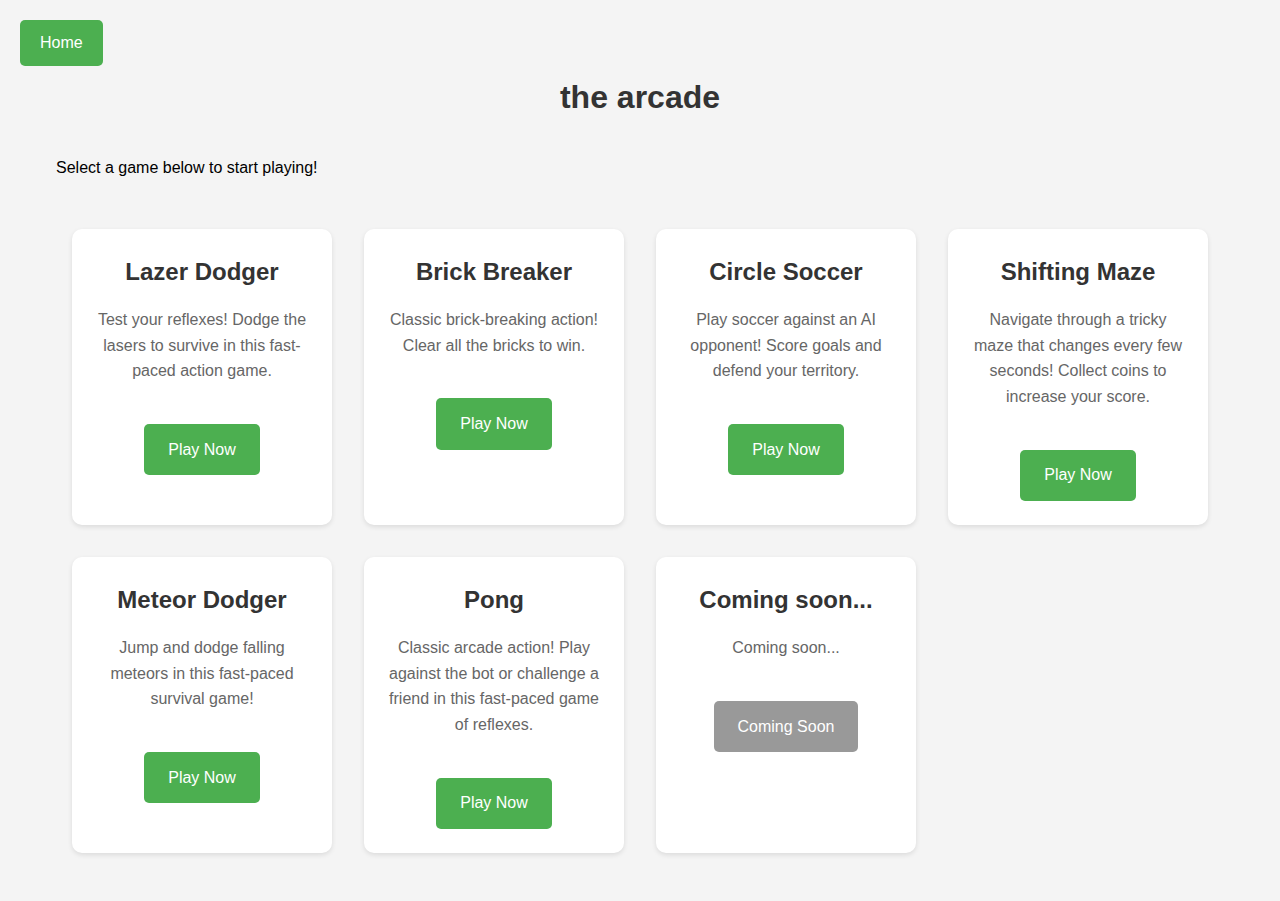
<file: index.html>
<!DOCTYPE html>
<html lang="en">
<head>
    <meta charset="UTF-8">
    <meta name="viewport" content="width=device-width, initial-scale=1.0">
    <title>Browser Games Collection</title>
    <link rel="stylesheet" href="styles.css">
    <style>
        .home-button {
            position: fixed;
            top: 20px;
            left: 20px;
            padding: 10px 20px;
            background-color: #4CAF50;
            color: white;
            text-decoration: none;
            border-radius: 5px;
            font-size: 16px;
            transition: background-color 0.2s;
            z-index: 1000;
        }

        .home-button:hover {
            background-color: #45a049;
        }

        .games-grid {
            display: grid;
            grid-template-columns: repeat(auto-fit, minmax(250px, 1fr));
            gap: 2rem;
            padding: 1rem;
            margin: 2rem 0;
        }

        .game-card {
            background: white;
            padding: 1.5rem;
            border-radius: 10px;
            box-shadow: 0 2px 5px rgba(0,0,0,0.1);
            text-align: center;
            transition: transform 0.2s;
        }

        .game-card:hover {
            transform: translateY(-5px);
        }

        .play-button {
            display: inline-block;
            padding: 0.8rem 1.5rem;
            background-color: #4CAF50;
            color: white;
            text-decoration: none;
            border-radius: 5px;
            margin-top: 1rem;
            transition: background-color 0.2s;
        }

        .play-button:hover {
            background-color: #45a049;
        }

        .container {
            padding-top: 40px;
        }
    </style>
</head>
<body>
    <a href="index.html" class="home-button">Home</a>

    <main class="container">
        <h1>the arcade</h1>
        <p>Select a game below to start playing!</p>
        
        <div class="games-grid">
            <div class="game-card">
                <h2>Lazer Dodger</h2>
                <p>Test your reflexes! Dodge the lasers to survive in this fast-paced action game.</p>
                <a href="games/lazergame.html" class="play-button">Play Now</a>
            </div>
            <div class="game-card">
                <h2>Brick Breaker</h2>
                <p>Classic brick-breaking action! Clear all the bricks to win.</p>
                <a href="games/game2.html" class="play-button">Play Now</a>
            </div>
            <div class="game-card">
                <h2>Circle Soccer</h2>
                <p>Play soccer against an AI opponent! Score goals and defend your territory.</p>
                <a href="games/circlesoccer.html" class="play-button">Play Now</a>
            </div>
            <div class="game-card">
                <h2>Shifting Maze</h2>
                <p>Navigate through a tricky maze that changes every few seconds! Collect coins to increase your score.</p>
                <a href="games/mazegame.html" class="play-button">Play Now</a>
            </div>
            <div class="game-card">
                <h2>Meteor Dodger</h2>
                <p>Jump and dodge falling meteors in this fast-paced survival game!</p>
                <a href="games/meteorgame.html" class="play-button">Play Now</a>
            </div>
            <div class="game-card">
                <h2>Pong</h2>
                <p>Classic arcade action! Play against the bot or challenge a friend in this fast-paced game of reflexes.</p>
                <a href="games/pong.html" class="play-button">Play Now</a>
            </div>
            <div class="game-card">
                <h2>Coming soon...</h2>
                <p>Coming soon...</p>
                <a href="#" class="play-button" style="background-color: #999;">Coming Soon</a>
            </div>
        </div>
    </main>
</body>
</html>
</file>
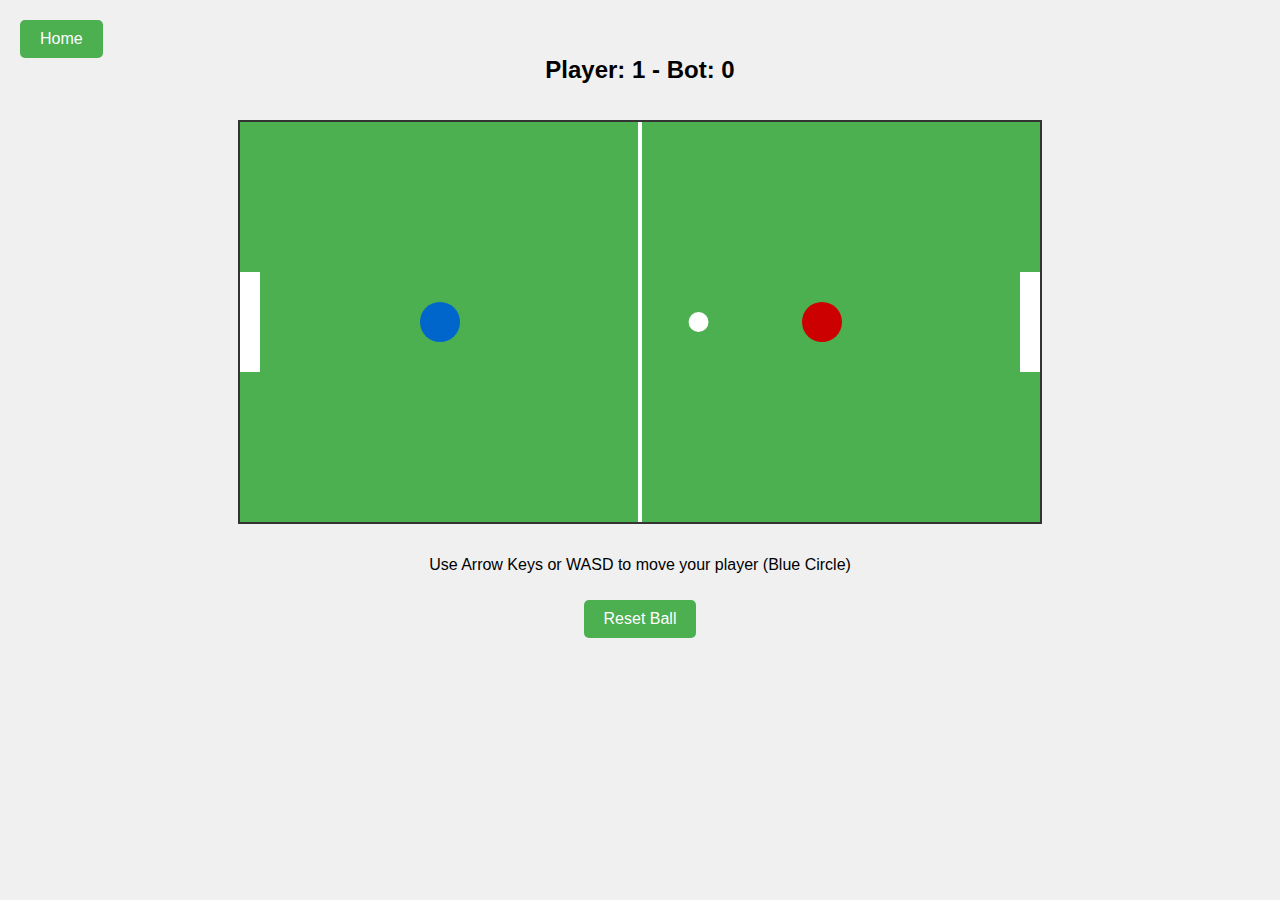
<file: games/circlesoccer.html>
<!DOCTYPE html>
<html lang="en">
<head>
    <meta charset="UTF-8">
    <meta name="viewport" content="width=device-width, initial-scale=1.0">
    <title>Circle Soccer</title>
    <style>
        .home-button {
            position: fixed;
            top: 20px;
            left: 20px;
            padding: 10px 20px;
            background-color: #4CAF50;
            color: white;
            text-decoration: none;
            border-radius: 5px;
            font-size: 16px;
            transition: background-color 0.2s;
            z-index: 1000;
        }

        .home-button:hover {
            background-color: #45a049;
        }

        body {
            margin: 0;
            display: flex;
            flex-direction: column;
            align-items: center;
            background-color: #f0f0f0;
            font-family: Arial, sans-serif;
            padding-top: 40px;
        }
        
        #gameCanvas {
            border: 2px solid #333;
            background-color: #4CAF50;
            margin-top: 20px;
        }

        .score-container {
            font-size: 24px;
            margin: 1rem 0;
            font-weight: bold;
        }

        .controls {
            margin-top: 1rem;
            text-align: center;
        }

        .reset-button {
            padding: 10px 20px;
            background-color: #4CAF50;
            color: white;
            border: none;
            border-radius: 5px;
            cursor: pointer;
            font-size: 16px;
            margin-top: 10px;
            transition: background-color 0.2s;
        }

        .reset-button:hover {
            background-color: #45a049;
        }
    </style>
</head>
<body>
    <a href="../index.html" class="home-button">Home</a>

    <div class="score-container">
        Player: <span id="playerScore">0</span> - Bot: <span id="botScore">0</span>
    </div>
    
    <canvas id="gameCanvas" width="800" height="400"></canvas>
    
    <div class="controls">
        <p>Use Arrow Keys or WASD to move your player (Blue Circle)</p>
        <button class="reset-button" onclick="resetBall()">Reset Ball</button>
    </div>

    <script>
        const canvas = document.getElementById('gameCanvas');
        const ctx = canvas.getContext('2d');
        
        // Game objects
        const player = {
            x: 200,
            y: canvas.height / 2,
            radius: 20,
            speed: 4,
            color: '#0066cc'
        };

        const bot = {
            x: 600,
            y: canvas.height / 2,
            radius: 20,
            speed: 3,
            color: '#cc0000'
        };

        const ball = {
            x: canvas.width * 0.75,
            y: canvas.height / 2,
            radius: 10,
            speedX: 0,
            speedY: 0,
            maxSpeed: 12,
            friction: 0.99,
            color: '#ffffff'
        };

        const goals = {
            width: 20,
            height: 100
        };

        let playerScore = 0;
        let botScore = 0;

        // Input handling
        const keys = {};
        document.addEventListener('keydown', (e) => keys[e.key] = true);
        document.addEventListener('keyup', (e) => keys[e.key] = false);

        function movePlayer() {
            if ((keys['ArrowUp'] || keys['w']) && player.y > player.radius) {
                player.y -= player.speed;
            }
            if ((keys['ArrowDown'] || keys['s']) && player.y < canvas.height - player.radius) {
                player.y += player.speed;
            }
            if ((keys['ArrowLeft'] || keys['a']) && player.x > player.radius) {
                player.x -= player.speed;
            }
            if ((keys['ArrowRight'] || keys['d']) && player.x < canvas.width - player.radius) {
                player.x += player.speed;
            }
        }

        function moveBot() {
            const targetY = ball.y;
            const targetX = ball.x > canvas.width / 2 ? ball.x : canvas.width * 0.75;
            
            if (Math.abs(bot.y - targetY) > 5) {
                bot.y += bot.y < targetY ? bot.speed : -bot.speed;
            }
            if (Math.abs(bot.x - targetX) > 5) {
                bot.x += bot.x < targetX ? bot.speed : -bot.speed;
            }
        }

        function checkCollision(circle1, circle2) {
            const dx = circle1.x - circle2.x;
            const dy = circle1.y - circle2.y;
            const distance = Math.sqrt(dx * dx + dy * dy);
            return distance < circle1.radius + circle2.radius;
        }

        function updateBall() {
            // Apply friction
            ball.speedX *= ball.friction;
            ball.speedY *= ball.friction;

            // Update position
            ball.x += ball.speedX;
            ball.y += ball.speedY;

            // Wall collisions
            if (ball.y - ball.radius < 0 || ball.y + ball.radius > canvas.height) {
                ball.speedY *= -0.7;
                ball.y = ball.y - ball.radius < 0 ? ball.radius : canvas.height - ball.radius;
            }

            // Side wall collisions (only if not hitting goals)
            if (ball.x - ball.radius < 0) {
                if (ball.y < canvas.height / 2 - goals.height / 2 || ball.y > canvas.height / 2 + goals.height / 2) {
                    ball.speedX *= -0.7;
                    ball.x = ball.radius;
                } else {
                    // Bot scores
                    botScore++;
                    document.getElementById('botScore').textContent = botScore;
                    resetBall();
                }
            } else if (ball.x + ball.radius > canvas.width) {
                if (ball.y < canvas.height / 2 - goals.height / 2 || ball.y > canvas.height / 2 + goals.height / 2) {
                    ball.speedX *= -0.7;
                    ball.x = canvas.width - ball.radius;
                } else {
                    // Player scores
                    playerScore++;
                    document.getElementById('playerScore').textContent = playerScore;
                    resetBall();
                }
            }

            // Player collision
            if (checkCollision(player, ball)) {
                const dx = ball.x - player.x;
                const dy = ball.y - player.y;
                const angle = Math.atan2(dy, dx);
                const speed = 12;
                ball.speedX = Math.cos(angle) * speed;
                ball.speedY = Math.sin(angle) * speed;
            }

            // Bot collision
            if (checkCollision(bot, ball)) {
                const dx = ball.x - bot.x;
                const dy = ball.y - bot.y;
                const angle = Math.atan2(dy, dx);
                const speed = 12;
                ball.speedX = Math.cos(angle) * speed;
                ball.speedY = Math.sin(angle) * speed;
            }
        }

        function resetBall() {
            ball.x = canvas.width * 0.75;
            ball.y = canvas.height / 2;
            ball.speedX = 0;
            ball.speedY = 0;
        }

        function draw() {
            // Clear canvas with clearRect for better performance
            ctx.clearRect(0, 0, canvas.width, canvas.height);
            
            // Draw background
            ctx.fillStyle = '#4CAF50';
            ctx.fillRect(0, 0, canvas.width, canvas.height);

            // Draw center line (simplified)
            ctx.fillStyle = '#ffffff';
            ctx.fillRect(canvas.width / 2 - 2, 0, 4, canvas.height);

            // Draw goals
            ctx.fillStyle = '#ffffff';
            ctx.fillRect(0, canvas.height / 2 - goals.height / 2, goals.width, goals.height);
            ctx.fillRect(canvas.width - goals.width, canvas.height / 2 - goals.height / 2, goals.width, goals.height);

            // Draw players and ball using optimized circles
            // Player
            ctx.fillStyle = player.color;
            ctx.beginPath();
            ctx.arc(player.x, player.y, player.radius, 0, Math.PI * 2);
            ctx.fill();

            // Bot
            ctx.fillStyle = bot.color;
            ctx.beginPath();
            ctx.arc(bot.x, bot.y, bot.radius, 0, Math.PI * 2);
            ctx.fill();

            // Ball
            ctx.fillStyle = ball.color;
            ctx.beginPath();
            ctx.arc(ball.x, ball.y, ball.radius, 0, Math.PI * 2);
            ctx.fill();
        }

        // Replace requestAnimationFrame with setInterval
        const gameInterval = setInterval(() => {
            movePlayer();
            moveBot();
            updateBall();
            draw();
        }, 8); // Halved from 16 for twice the update rate (120 FPS)

        // Clean up interval when leaving page
        window.addEventListener('beforeunload', () => {
            clearInterval(gameInterval);
        });
    </script>
</body>
</html>
</file>
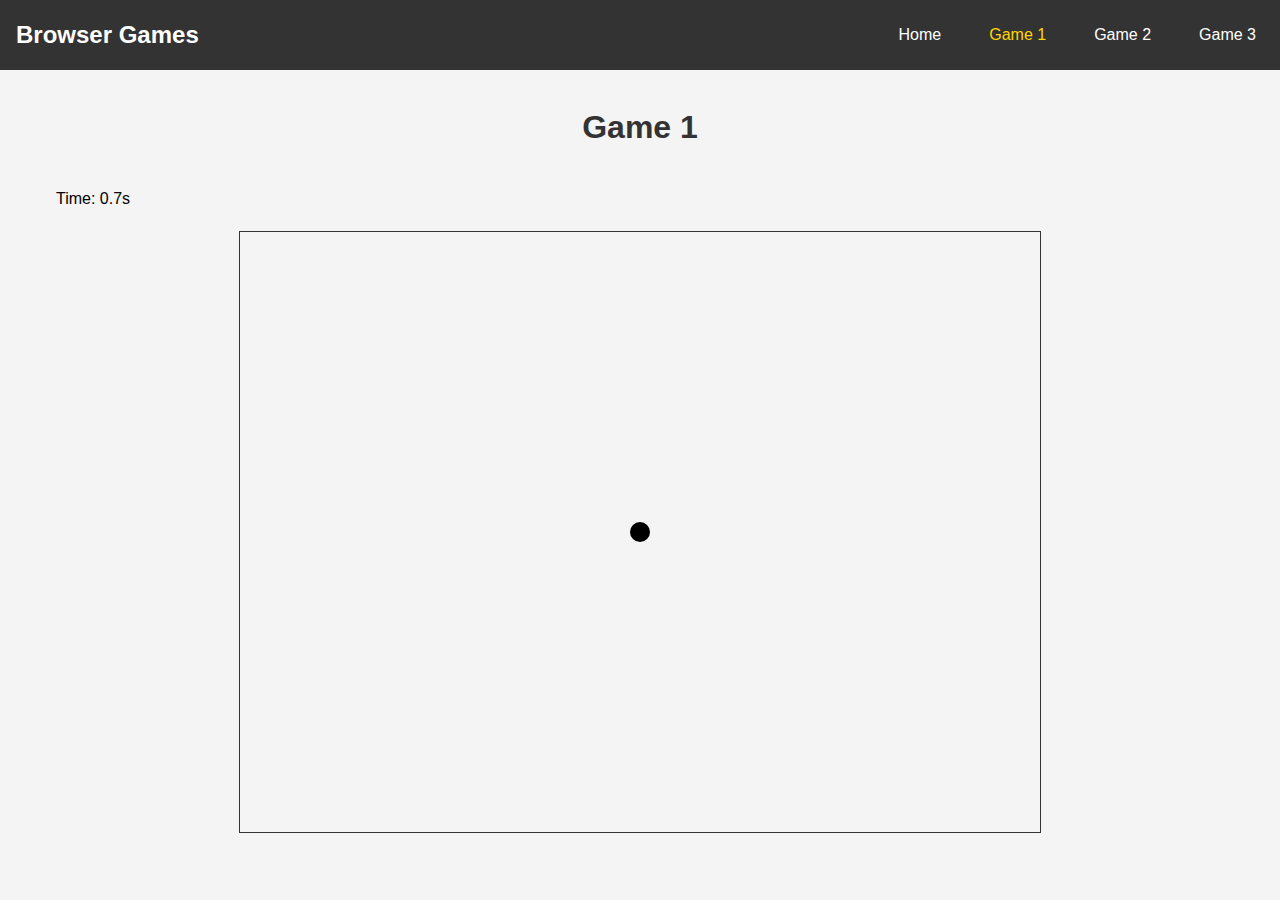
<file: games/game1.html>
<!DOCTYPE html>
<html lang="en">
<head>
    <meta charset="UTF-8">
    <meta name="viewport" content="width=device-width, initial-scale=1.0">
    <title>Game 1 - Browser Games</title>
    <link rel="stylesheet" href="../styles.css">
</head>
<body>
    <nav class="navbar">
        <div class="nav-brand">Browser Games</div>
        <ul class="nav-links">
            <li><a href="../index.html">Home</a></li>
            <li><a href="game1.html" class="active">Game 1</a></li>
            <li><a href="game2.html">Game 2</a></li>
            <li><a href="game3.html">Game 3</a></li>
        </ul>
    </nav>

    <main class="container">
        <h1>Game 1</h1>
        <div id="game-container">
            <div id="timer">Time: 0s</div>
            <canvas id="gameCanvas"></canvas>
            <script>
                const canvas = document.getElementById("gameCanvas");
                const ctx = canvas.getContext("2d");
                canvas.width = 800;
                canvas.height = 600;
                canvas.style.border = "1px solid #333";
                canvas.style.display = "block";
                canvas.style.margin = "20px auto";
        
                let dot = { x: canvas.width / 2, y: canvas.height / 2, radius: 10, speedLimit: 5, lastX: canvas.width / 2, lastY: canvas.height / 2 };
                let lasers = [];
                let startTime = Date.now();
                let spawnInterval = 2000;
                let gameActive = true; // New flag to control game loop
        
                window.addEventListener("mousemove", (e) => {
                    if (!gameActive) return; // Stop player movement after game over
        
                    // Get canvas position relative to viewport
                    const rect = canvas.getBoundingClientRect();
                    
                    // Adjust mouse coordinates relative to canvas
                    const mouseX = e.clientX - rect.left;
                    const mouseY = e.clientY - rect.top;
        
                    // Ensure the dot stays within canvas bounds
                    const boundedX = Math.max(dot.radius, Math.min(canvas.width - dot.radius, mouseX));
                    const boundedY = Math.max(dot.radius, Math.min(canvas.height - dot.radius, mouseY));
        
                    let dx = boundedX - dot.lastX;
                    let dy = boundedY - dot.lastY;
                    let distance = Math.sqrt(dx * dx + dy * dy);
        
                    if (distance > dot.speedLimit) {
                        let angle = Math.atan2(dy, dx);
                        dot.x = dot.lastX + Math.cos(angle) * dot.speedLimit;
                        dot.y = dot.lastY + Math.sin(angle) * dot.speedLimit;
                    } else {
                        dot.x = boundedX;
                        dot.y = boundedY;
                    }
        
                    dot.lastX = dot.x;
                    dot.lastY = dot.y;
                });
        
                function spawnLaser() {
                    if (!gameActive) return; // Stop spawning lasers after game over
        
                    let vertical = Math.random() > 0.5;
                    if (vertical) {
                        let x = Math.random() * canvas.width;
                        lasers.push({ x, y: 0, width: 5, height: canvas.height, direction: 'vertical', active: false, flickerCount: 0 });
                    } else {
                        let y = Math.random() * canvas.height;
                        lasers.push({ x: 0, y, width: canvas.width, height: 5, direction: 'horizontal', active: false, flickerCount: 0 });
                    }
                    setTimeout(() => {
                        lasers.shift();
                    }, 3000);
                }
        
                function updateLasers() {
                    lasers.forEach(laser => {
                        if (laser.flickerCount < 25) {
                            laser.flickerCount++;
                        } else {
                            laser.active = true;
                        }
                    });
                }
        
                function checkCollision() {
                    lasers.forEach(laser => {
                        if (laser.active) {
                            let dx = Math.abs(laser.x - dot.x);
                            let dy = Math.abs(laser.y - dot.y);
                            if (laser.direction === 'vertical' && dx < dot.radius + laser.width / 2) {
                                gameOver();
                            } else if (laser.direction === 'horizontal' && dy < dot.radius + laser.height / 2) {
                                gameOver();
                            }
                        }
                    });
                }
        
                function gameOver() {
                    gameActive = false; // Stop game loop
                    clearInterval(spawnLaserInterval); // Stop spawning lasers
                    document.getElementById("timer").innerText = "Game Over! You survived for " + ((Date.now() - startTime) / 1000).toFixed(1) + " seconds.";
                }
        
                function updateTimer() {
                    if (!gameActive) return; // Stop updating timer after game over
                    let elapsedTime = ((Date.now() - startTime) / 1000).toFixed(1);
                    document.getElementById("timer").innerText = "Time: " + elapsedTime + "s";
                    if (elapsedTime % 3 === 0) {
                        spawnInterval = Math.max(500, spawnInterval - 100);
                        restartSpawnInterval();
                    }
                }
        
                function draw() {
                    ctx.clearRect(0, 0, canvas.width, canvas.height);
                    ctx.fillStyle = "black";
                    ctx.beginPath();
                    ctx.arc(dot.x, dot.y, dot.radius, 0, Math.PI * 2);
                    ctx.fill();
        
                    lasers.forEach(laser => {
                        ctx.fillStyle = laser.active ? "red" : (laser.flickerCount % 2 === 0 ? "transparent" : "red");
                        ctx.fillRect(laser.x, laser.y, laser.width, laser.height);
                    });
                }
        
                let spawnLaserInterval = setInterval(spawnLaser, spawnInterval);
        
                function restartSpawnInterval() {
                    clearInterval(spawnLaserInterval);
                    spawnLaserInterval = setInterval(spawnLaser, spawnInterval);
                }
        
                function gameLoop() {
                    if (!gameActive) return; // Stop loop when game is over
                    updateLasers();
                    checkCollision();
                    updateTimer();
                    draw();
                    requestAnimationFrame(gameLoop);
                }
        
                gameLoop();
            </script>    
        </div>
    </main>
</body>
</html>
</file>
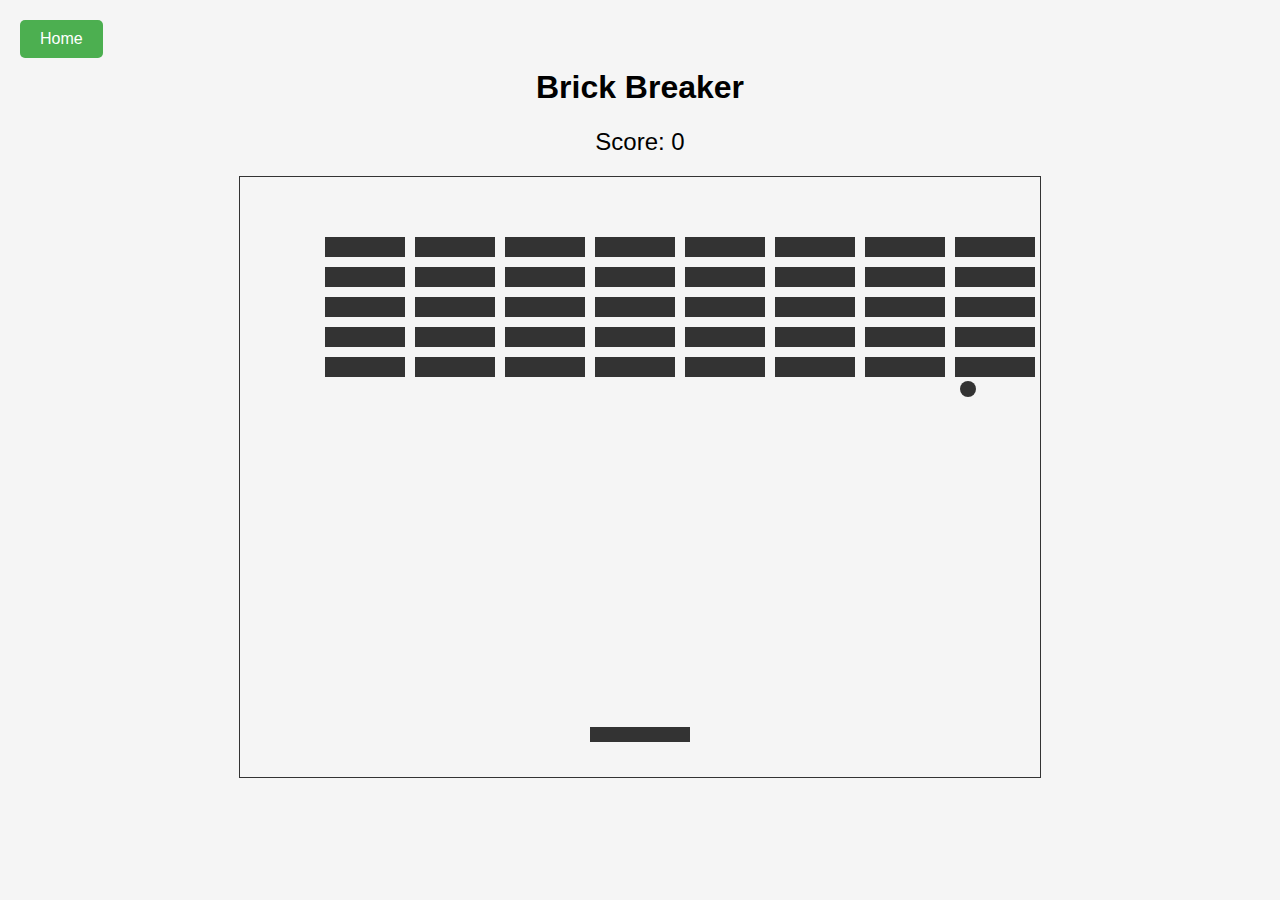
<file: games/game2.html>
<!DOCTYPE html>
<html lang="en">
<head>
    <meta charset="UTF-8">
    <meta name="viewport" content="width=device-width, initial-scale=1.0">
    <title>Brick Breaker</title>
    <style>
        .home-button {
            position: fixed;
            top: 20px;
            left: 20px;
            padding: 10px 20px;
            background-color: #4CAF50;
            color: white;
            text-decoration: none;
            border-radius: 5px;
            font-size: 16px;
            transition: background-color 0.2s;
            z-index: 1000;
        }

        .home-button:hover {
            background-color: #45a049;
        }

        body {
            font-family: Arial, sans-serif;
            text-align: center;
            background-color: #f5f5f5;
            padding-top: 40px;
        }

        #gameCanvas {
            border: 1px solid #333;
            display: block;
            margin: 20px auto;
        }

        #score {
            font-size: 24px;
            margin: 20px 0;
        }
    </style>
</head>
<body>
    <a href="../index.html" class="home-button">Home</a>
    <h1>Brick Breaker</h1>
    <div id="game-container">
        <div id="score">Score: 0</div>
        <canvas id="gameCanvas"></canvas>
        <script>
            const canvas = document.getElementById("gameCanvas");
            const ctx = canvas.getContext("2d");
            canvas.width = 800;
            canvas.height = 600;
            canvas.style.border = "1px solid #333";
            canvas.style.display = "block";
            canvas.style.margin = "20px auto";

            // Game objects
            const paddle = {
                width: 100,
                height: 15,
                x: 350,
                y: 550,
                speed: 8,
                dx: 0
            };

            const ball = {
                x: 400,
                y: 540,
                radius: 8,
                speed: 4,
                dx: 4,
                dy: -4
            };

            const brickRowCount = 5;
            const brickColumnCount = 8;
            const brickWidth = 80;
            const brickHeight = 20;
            const brickPadding = 10;
            const brickOffsetTop = 60;
            const brickOffsetLeft = 85;

            let score = 0;
            let gameActive = true;

            // Create bricks
            const bricks = [];
            for (let c = 0; c < brickColumnCount; c++) {
                bricks[c] = [];
                for (let r = 0; r < brickRowCount; r++) {
                    bricks[c][r] = { x: 0, y: 0, status: 1 };
                }
            }

            // Event listeners
            document.addEventListener("keydown", keyDownHandler);
            document.addEventListener("keyup", keyUpHandler);

            function keyDownHandler(e) {
                if (e.key === "Right" || e.key === "ArrowRight") {
                    paddle.dx = paddle.speed;
                } else if (e.key === "Left" || e.key === "ArrowLeft") {
                    paddle.dx = -paddle.speed;
                }
            }

            function keyUpHandler(e) {
                if (e.key === "Right" || e.key === "ArrowRight" || e.key === "Left" || e.key === "ArrowLeft") {
                    paddle.dx = 0;
                }
            }

            function collisionDetection() {
                for (let c = 0; c < brickColumnCount; c++) {
                    for (let r = 0; r < brickRowCount; r++) {
                        const brick = bricks[c][r];
                        if (brick.status === 1) {
                            if (ball.x > brick.x && 
                                ball.x < brick.x + brickWidth && 
                                ball.y > brick.y && 
                                ball.y < brick.y + brickHeight) {
                                ball.dy = -ball.dy;
                                brick.status = 0;
                                score += 10;
                                document.getElementById("score").innerHTML = "Score: " + score;

                                if (score === brickRowCount * brickColumnCount * 10) {
                                    gameActive = false;
                                    alert("YOU WIN!");
                                    document.location.reload();
                                }
                            }
                        }
                    }
                }
            }

            function drawBall() {
                ctx.beginPath();
                ctx.arc(ball.x, ball.y, ball.radius, 0, Math.PI * 2);
                ctx.fillStyle = "#333";
                ctx.fill();
                ctx.closePath();
            }

            function drawPaddle() {
                ctx.beginPath();
                ctx.rect(paddle.x, paddle.y, paddle.width, paddle.height);
                ctx.fillStyle = "#333";
                ctx.fill();
                ctx.closePath();
            }

            function drawBricks() {
                for (let c = 0; c < brickColumnCount; c++) {
                    for (let r = 0; r < brickRowCount; r++) {
                        if (bricks[c][r].status === 1) {
                            const brickX = c * (brickWidth + brickPadding) + brickOffsetLeft;
                            const brickY = r * (brickHeight + brickPadding) + brickOffsetTop;
                            bricks[c][r].x = brickX;
                            bricks[c][r].y = brickY;
                            ctx.beginPath();
                            ctx.rect(brickX, brickY, brickWidth, brickHeight);
                            ctx.fillStyle = "#333";
                            ctx.fill();
                            ctx.closePath();
                        }
                    }
                }
            }

            function movePaddle() {
                paddle.x += paddle.dx;

                // Detect walls
                if (paddle.x < 0) {
                    paddle.x = 0;
                } else if (paddle.x + paddle.width > canvas.width) {
                    paddle.x = canvas.width - paddle.width;
                }
            }

            function moveBall() {
                ball.x += ball.dx;
                ball.y += ball.dy;

                // Detect walls
                if (ball.x + ball.radius > canvas.width || ball.x - ball.radius < 0) {
                    ball.dx = -ball.dx;
                }

                if (ball.y - ball.radius < 0) {
                    ball.dy = -ball.dy;
                }

                // Detect bottom wall (game over)
                if (ball.y + ball.radius > canvas.height) {
                    gameActive = false;
                    alert("GAME OVER");
                    document.location.reload();
                }

                // Detect paddle collision
                if (ball.y + ball.radius > paddle.y &&
                    ball.x > paddle.x &&
                    ball.x < paddle.x + paddle.width) {
                    ball.dy = -ball.speed;
                    
                    // Add some randomness to the ball direction
                    const hitPoint = (ball.x - (paddle.x + paddle.width/2)) / (paddle.width/2);
                    ball.dx = hitPoint * ball.speed;
                }
            }

            function draw() {
                if (!gameActive) return;

                // Clear canvas
                ctx.clearRect(0, 0, canvas.width, canvas.height);

                drawBricks();
                drawBall();
                drawPaddle();
                collisionDetection();
                movePaddle();
                moveBall();
            }

            // Replace requestAnimationFrame with setInterval
            const gameInterval = setInterval(() => {
                if (gameActive) {
                    draw();
                } else {
                    clearInterval(gameInterval);
                }
            }, 8); // Faster update rate (approximately 120 FPS)
        </script>
    </div>
</body>
</html>
</file>
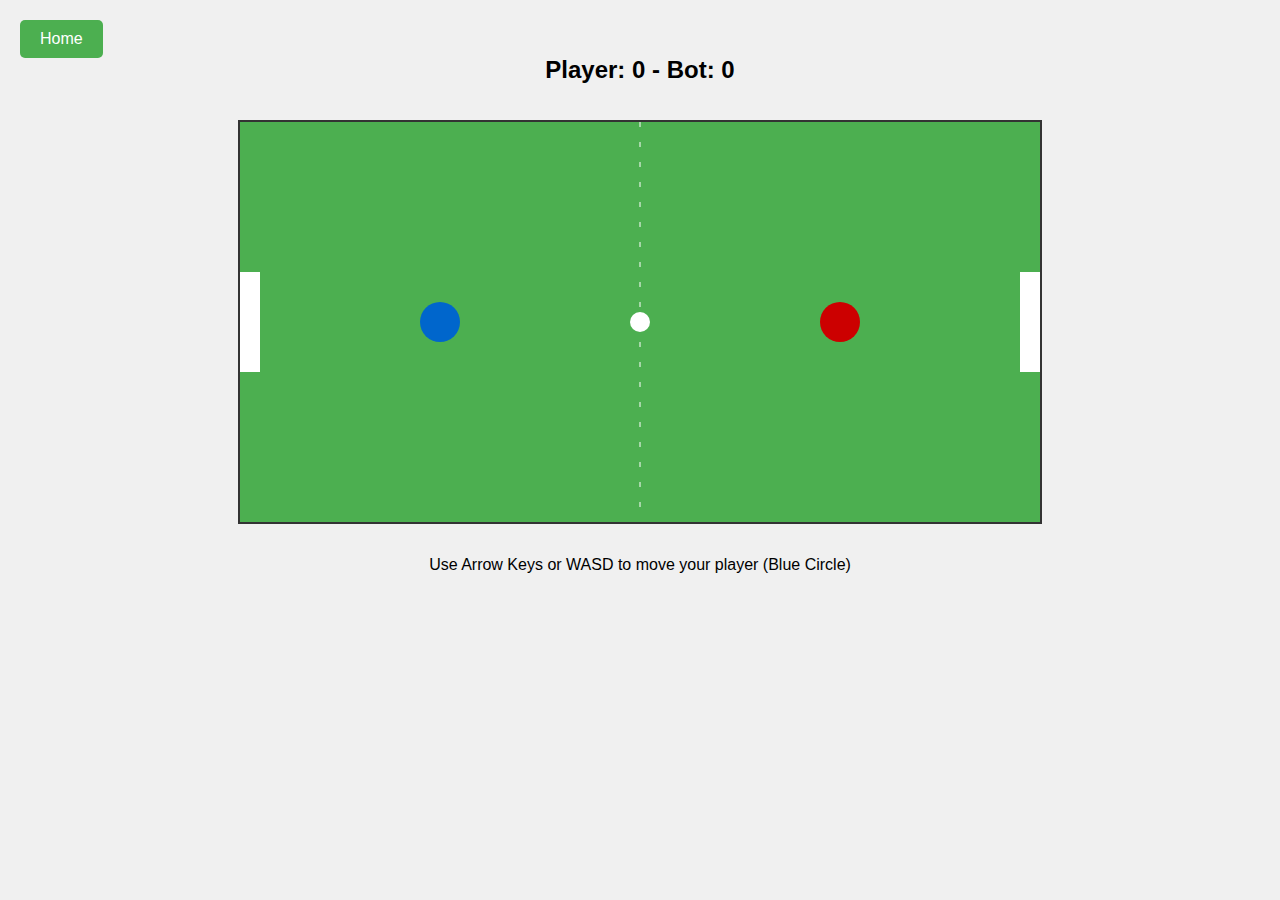
<file: games/game3.html>
<!DOCTYPE html>
<html lang="en">
<head>
    <meta charset="UTF-8">
    <meta name="viewport" content="width=device-width, initial-scale=1.0">
    <title>Circle Soccer</title>
    <style>
        .home-button {
            position: fixed;
            top: 20px;
            left: 20px;
            padding: 10px 20px;
            background-color: #4CAF50;
            color: white;
            text-decoration: none;
            border-radius: 5px;
            font-size: 16px;
            transition: background-color 0.2s;
            z-index: 1000;
        }

        .home-button:hover {
            background-color: #45a049;
        }

        body {
            margin: 0;
            display: flex;
            flex-direction: column;
            align-items: center;
            background-color: #f0f0f0;
            font-family: Arial, sans-serif;
            padding-top: 40px;
        }
        
        #gameCanvas {
            border: 2px solid #333;
            background-color: #4CAF50;
            margin-top: 20px;
        }

        .score-container {
            font-size: 24px;
            margin: 1rem 0;
            font-weight: bold;
        }

        .controls {
            margin-top: 1rem;
            text-align: center;
        }
    </style>
</head>
<body>
    <a href="../index.html" class="home-button">Home</a>

    <div class="score-container">
        Player: <span id="playerScore">0</span> - Bot: <span id="botScore">0</span>
    </div>
    
    <canvas id="gameCanvas" width="800" height="400"></canvas>
    
    <div class="controls">
        <p>Use Arrow Keys or WASD to move your player (Blue Circle)</p>
    </div>

    <script>
        const canvas = document.getElementById('gameCanvas');
        const ctx = canvas.getContext('2d');
        
        // Game objects
        const player = {
            x: 200,
            y: canvas.height / 2,
            radius: 20,
            speed: 2,
            color: '#0066cc'
        };

        const bot = {
            x: 600,
            y: canvas.height / 2,
            radius: 20,
            speed: 1.5,
            color: '#cc0000'
        };

        const ball = {
            x: canvas.width / 2,
            y: canvas.height / 2,
            radius: 10,
            speedX: 0,
            speedY: 0,
            color: '#ffffff'
        };

        const goals = {
            width: 20,
            height: 100
        };

        let playerScore = 0;
        let botScore = 0;

        // Input handling
        const keys = {};
        document.addEventListener('keydown', (e) => keys[e.key] = true);
        document.addEventListener('keyup', (e) => keys[e.key] = false);

        function movePlayer() {
            if ((keys['ArrowUp'] || keys['w']) && player.y > player.radius) {
                player.y -= player.speed;
            }
            if ((keys['ArrowDown'] || keys['s']) && player.y < canvas.height - player.radius) {
                player.y += player.speed;
            }
            if ((keys['ArrowLeft'] || keys['a']) && player.x > player.radius) {
                player.x -= player.speed;
            }
            if ((keys['ArrowRight'] || keys['d']) && player.x < canvas.width - player.radius) {
                player.x += player.speed;
            }
        }

        function moveBot() {
            const targetY = ball.y;
            const targetX = ball.x > canvas.width / 2 ? ball.x : canvas.width * 0.75;
            
            if (Math.abs(bot.y - targetY) > 5) {
                bot.y += bot.y < targetY ? bot.speed : -bot.speed;
            }
            if (Math.abs(bot.x - targetX) > 5) {
                bot.x += bot.x < targetX ? bot.speed : -bot.speed;
            }
        }

        function checkCollision(circle1, circle2) {
            const dx = circle1.x - circle2.x;
            const dy = circle1.y - circle2.y;
            const distance = Math.sqrt(dx * dx + dy * dy);
            return distance < circle1.radius + circle2.radius;
        }

        function updateBall() {
            // Apply friction
            ball.speedX *= 0.995;
            ball.speedY *= 0.995;

            // Update position
            ball.x += ball.speedX;
            ball.y += ball.speedY;

            // Wall collisions
            if (ball.y - ball.radius < 0 || ball.y + ball.radius > canvas.height) {
                ball.speedY *= -0.7;
                ball.y = ball.y - ball.radius < 0 ? ball.radius : canvas.height - ball.radius;
            }

            // Side wall collisions (only if not hitting goals)
            if (ball.x - ball.radius < 0) {
                if (ball.y < canvas.height / 2 - goals.height / 2 || ball.y > canvas.height / 2 + goals.height / 2) {
                    ball.speedX *= -0.7;
                    ball.x = ball.radius;
                } else {
                    // Bot scores
                    botScore++;
                    document.getElementById('botScore').textContent = botScore;
                    resetBall();
                }
            } else if (ball.x + ball.radius > canvas.width) {
                if (ball.y < canvas.height / 2 - goals.height / 2 || ball.y > canvas.height / 2 + goals.height / 2) {
                    ball.speedX *= -0.7;
                    ball.x = canvas.width - ball.radius;
                } else {
                    // Player scores
                    playerScore++;
                    document.getElementById('playerScore').textContent = playerScore;
                    resetBall();
                }
            }

            // Player collision
            if (checkCollision(player, ball)) {
                const dx = ball.x - player.x;
                const dy = ball.y - player.y;
                const angle = Math.atan2(dy, dx);
                const speed = 6;
                ball.speedX = Math.cos(angle) * speed;
                ball.speedY = Math.sin(angle) * speed;
            }

            // Bot collision
            if (checkCollision(bot, ball)) {
                const dx = ball.x - bot.x;
                const dy = ball.y - bot.y;
                const angle = Math.atan2(dy, dx);
                const speed = 6;
                ball.speedX = Math.cos(angle) * speed;
                ball.speedY = Math.sin(angle) * speed;
            }
        }

        function resetBall() {
            ball.x = canvas.width / 2;
            ball.y = canvas.height / 2;
            ball.speedX = 0;
            ball.speedY = 0;
        }

        function draw() {
            // Clear canvas
            ctx.fillStyle = '#4CAF50';
            ctx.fillRect(0, 0, canvas.width, canvas.height);

            // Draw center line
            ctx.beginPath();
            ctx.strokeStyle = '#ffffff';
            ctx.setLineDash([5, 15]);
            ctx.moveTo(canvas.width / 2, 0);
            ctx.lineTo(canvas.width / 2, canvas.height);
            ctx.stroke();
            ctx.setLineDash([]);

            // Draw goals
            ctx.fillStyle = '#ffffff';
            ctx.fillRect(0, canvas.height / 2 - goals.height / 2, goals.width, goals.height);
            ctx.fillRect(canvas.width - goals.width, canvas.height / 2 - goals.height / 2, goals.width, goals.height);

            // Draw players and ball
            ctx.beginPath();
            ctx.fillStyle = player.color;
            ctx.arc(player.x, player.y, player.radius, 0, Math.PI * 2);
            ctx.fill();

            ctx.beginPath();
            ctx.fillStyle = bot.color;
            ctx.arc(bot.x, bot.y, bot.radius, 0, Math.PI * 2);
            ctx.fill();

            ctx.beginPath();
            ctx.fillStyle = ball.color;
            ctx.arc(ball.x, ball.y, ball.radius, 0, Math.PI * 2);
            ctx.fill();
        }

        function gameLoop() {
            movePlayer();
            moveBot();
            updateBall();
            draw();
            requestAnimationFrame(gameLoop);
        }

        // Start the game
        gameLoop();
    </script>
</body>
</html>
</file>
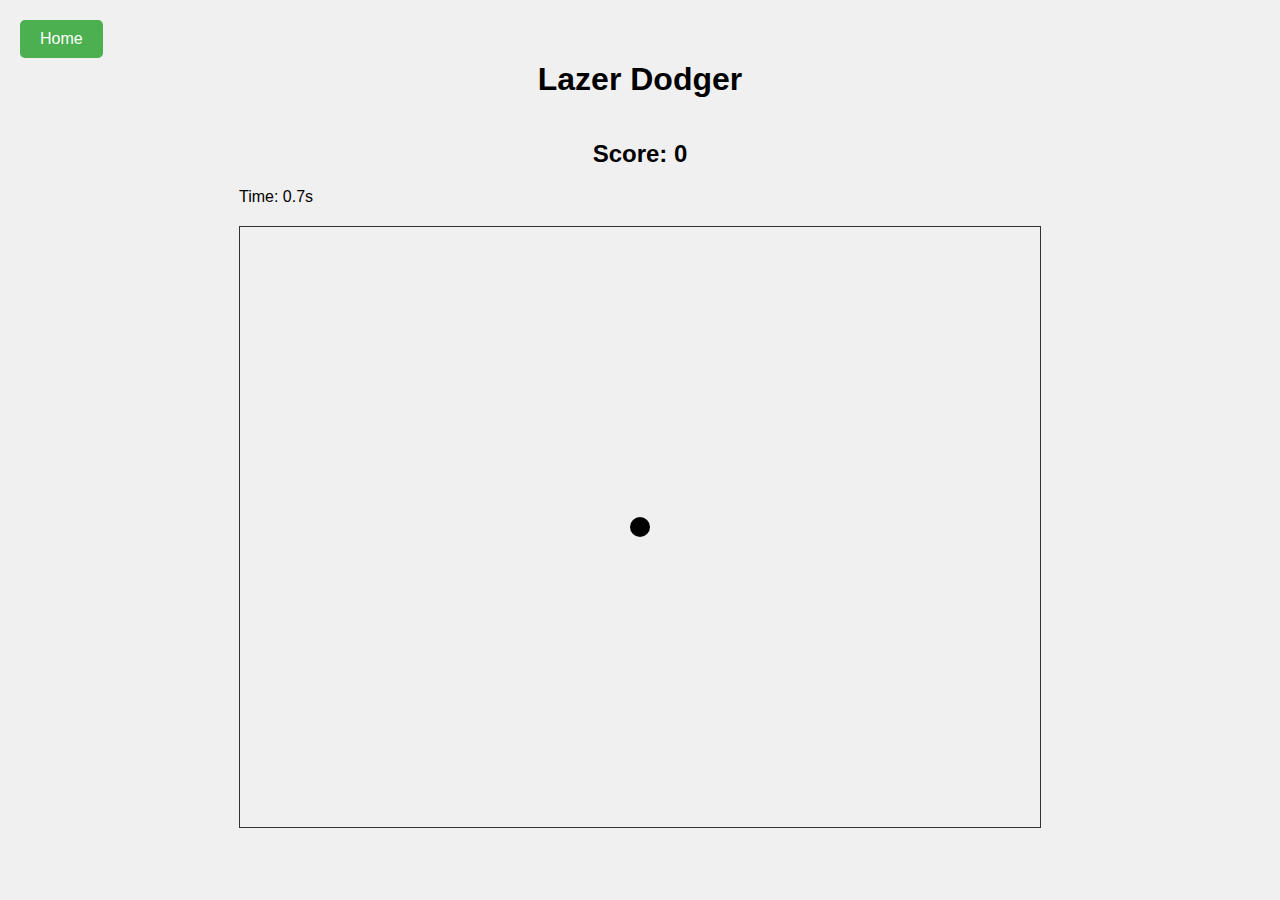
<file: games/lazergame.html>
<!DOCTYPE html>
<html lang="en">
<head>
    <meta charset="UTF-8">
    <meta name="viewport" content="width=device-width, initial-scale=1.0">
    <title>Lazer Dodger</title>
    <style>
        .home-button {
            position: fixed;
            top: 20px;
            left: 20px;
            padding: 10px 20px;
            background-color: #4CAF50;
            color: white;
            text-decoration: none;
            border-radius: 5px;
            font-size: 16px;
            transition: background-color 0.2s;
            z-index: 1000;
        }

        .home-button:hover {
            background-color: #45a049;
        }

        body {
            margin: 0;
            display: flex;
            flex-direction: column;
            align-items: center;
            background-color: #f0f0f0;
            font-family: Arial, sans-serif;
            padding-top: 40px;
        }

        canvas {
            border: 2px solid #333;
            margin-top: 20px;
        }

        #score {
            font-size: 24px;
            margin: 20px 0;
            font-weight: bold;
        }

        .game-over {
            position: fixed;
            top: 50%;
            left: 50%;
            transform: translate(-50%, -50%);
            background: rgba(0, 0, 0, 0.8);
            color: white;
            padding: 20px;
            border-radius: 10px;
            text-align: center;
            display: none;
        }
    </style>
</head>
<body>
    <a href="../index.html" class="home-button">Home</a>
    <h1>Lazer Dodger</h1>
    <div id="score">Score: 0</div>
    <div id="game-container">
        <div id="timer">Time: 0s</div>
        <canvas id="gameCanvas"></canvas>
        <script>
            const canvas = document.getElementById("gameCanvas");
            const ctx = canvas.getContext("2d");
            canvas.width = 800;
            canvas.height = 600;
            canvas.style.border = "1px solid #333";
            canvas.style.display = "block";
            canvas.style.margin = "20px auto";
    
            let dot = { x: canvas.width / 2, y: canvas.height / 2, radius: 10, speedLimit: 5, lastX: canvas.width / 2, lastY: canvas.height / 2 };
            let lasers = [];
            let startTime = Date.now();
            let spawnInterval = 2000;
            let gameActive = true; // New flag to control game loop
    
            window.addEventListener("mousemove", (e) => {
                if (!gameActive) return; // Stop player movement after game over
    
                // Get canvas position relative to viewport
                const rect = canvas.getBoundingClientRect();
                
                // Adjust mouse coordinates relative to canvas
                const mouseX = e.clientX - rect.left;
                const mouseY = e.clientY - rect.top;
    
                // Ensure the dot stays within canvas bounds
                const boundedX = Math.max(dot.radius, Math.min(canvas.width - dot.radius, mouseX));
                const boundedY = Math.max(dot.radius, Math.min(canvas.height - dot.radius, mouseY));
    
                let dx = boundedX - dot.lastX;
                let dy = boundedY - dot.lastY;
                let distance = Math.sqrt(dx * dx + dy * dy);
    
                if (distance > dot.speedLimit) {
                    let angle = Math.atan2(dy, dx);
                    dot.x = dot.lastX + Math.cos(angle) * dot.speedLimit;
                    dot.y = dot.lastY + Math.sin(angle) * dot.speedLimit;
                } else {
                    dot.x = boundedX;
                    dot.y = boundedY;
                }
    
                dot.lastX = dot.x;
                dot.lastY = dot.y;
            });
    
            function spawnLaser() {
                if (!gameActive) return; // Stop spawning lasers after game over
    
                let vertical = Math.random() > 0.5;
                if (vertical) {
                    let x = Math.random() * canvas.width;
                    lasers.push({ x, y: 0, width: 5, height: canvas.height, direction: 'vertical', active: false, flickerCount: 0 });
                } else {
                    let y = Math.random() * canvas.height;
                    lasers.push({ x: 0, y, width: canvas.width, height: 5, direction: 'horizontal', active: false, flickerCount: 0 });
                }
                setTimeout(() => {
                    lasers.shift();
                }, 3000);
            }
    
            function updateLasers() {
                lasers.forEach(laser => {
                    if (laser.flickerCount < 25) {
                        laser.flickerCount++;
                    } else {
                        laser.active = true;
                    }
                });
            }
    
            function checkCollision() {
                lasers.forEach(laser => {
                    if (laser.active) {
                        let dx = Math.abs(laser.x - dot.x);
                        let dy = Math.abs(laser.y - dot.y);
                        if (laser.direction === 'vertical' && dx < dot.radius + laser.width / 2) {
                            gameOver();
                        } else if (laser.direction === 'horizontal' && dy < dot.radius + laser.height / 2) {
                            gameOver();
                        }
                    }
                });
            }
    
            function gameOver() {
                gameActive = false; // Stop game loop
                clearInterval(spawnLaserInterval); // Stop spawning lasers
                document.getElementById("timer").innerText = "Game Over! You survived for " + ((Date.now() - startTime) / 1000).toFixed(1) + " seconds.";
            }
    
            function updateTimer() {
                if (!gameActive) return; // Stop updating timer after game over
                let elapsedTime = ((Date.now() - startTime) / 1000).toFixed(1);
                document.getElementById("timer").innerText = "Time: " + elapsedTime + "s";
                if (elapsedTime % 3 === 0) {
                    spawnInterval = Math.max(500, spawnInterval - 100);
                    restartSpawnInterval();
                }
            }
    
            function draw() {
                ctx.clearRect(0, 0, canvas.width, canvas.height);
                ctx.fillStyle = "black";
                ctx.beginPath();
                ctx.arc(dot.x, dot.y, dot.radius, 0, Math.PI * 2);
                ctx.fill();
    
                lasers.forEach(laser => {
                    ctx.fillStyle = laser.active ? "red" : (laser.flickerCount % 2 === 0 ? "transparent" : "red");
                    ctx.fillRect(laser.x, laser.y, laser.width, laser.height);
                });
            }
    
            let spawnLaserInterval = setInterval(spawnLaser, spawnInterval);
    
            function restartSpawnInterval() {
                clearInterval(spawnLaserInterval);
                spawnLaserInterval = setInterval(spawnLaser, spawnInterval);
            }
    
            function gameLoop() {
                if (!gameActive) return; // Stop loop when game is over
                updateLasers();
                checkCollision();
                updateTimer();
                draw();
                requestAnimationFrame(gameLoop);
            }
    
            gameLoop();
        </script>    
    </div>
</body>
</html>
</file>
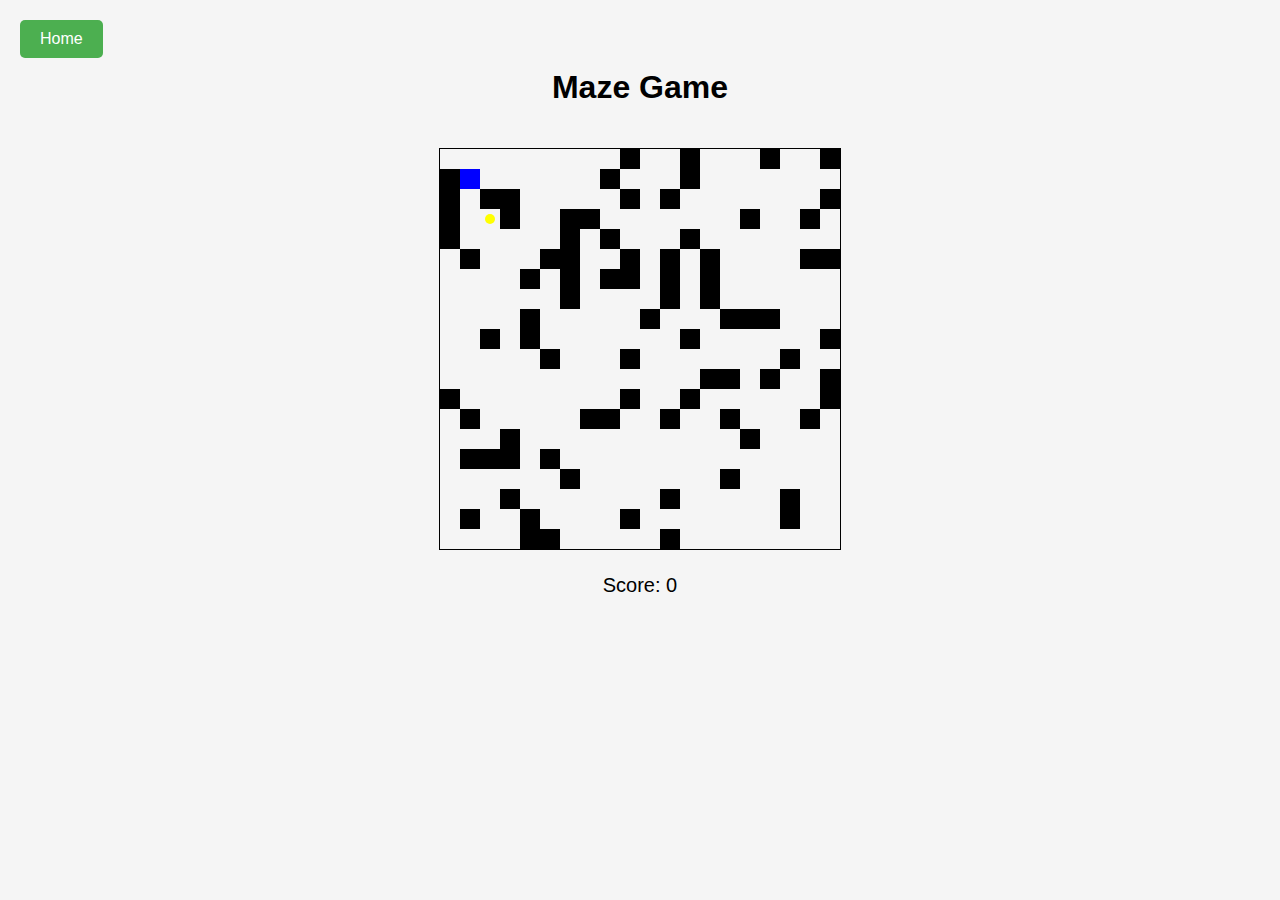
<file: games/mazegame.html>
<!DOCTYPE html>
<html lang="en">
<head>
    <meta charset="UTF-8">
    <meta name="viewport" content="width=device-width, initial-scale=1.0">
    <title>Maze Game</title>
    <style>
        .home-button {
            position: fixed;
            top: 20px;
            left: 20px;
            padding: 10px 20px;
            background-color: #4CAF50;
            color: white;
            text-decoration: none;
            border-radius: 5px;
            font-size: 16px;
            transition: background-color 0.2s;
            z-index: 1000;
        }

        .home-button:hover {
            background-color: #45a049;
        }

        body {
            font-family: Arial, sans-serif;
            text-align: center;
            background-color: #f5f5f5;
            padding-top: 40px;
        }
        canvas {
            border: 1px solid black;
            margin-top: 20px;
        }
        #message {
            font-size: 24px;
            margin-top: 20px;
        }
        #score {
            font-size: 20px;
            margin-top: 20px;
        }
    </style>
</head>
<body>
    <a href="../index.html" class="home-button">Home</a>
    <h1>Maze Game</h1>
    <canvas id="mazeCanvas" width="400" height="400"></canvas>
    <div id="message"></div>
    <div id="score">Score: 0</div>

    <script>
        let canvas = document.getElementById('mazeCanvas');
        let ctx = canvas.getContext('2d');
        let gridSize = 20;
        let gridWidth = canvas.width / gridSize;
        let gridHeight = canvas.height / gridSize;
        let player = { x: 1, y: 1 };
        let maze = [];
        let coin = { x: 0, y: 0 };
        let score = 0;
        let gameOver = false;

        // Define the maze layout (1 is a wall, 0 is empty space)
        function generateMaze() {
            maze = [];
            for (let i = 0; i < gridHeight; i++) {
                maze[i] = [];
                for (let j = 0; j < gridWidth; j++) {
                    maze[i][j] = Math.random() < 0.2 ? 1 : 0; // Random walls
                }
            }
            maze[0][0] = 0; // Start point
            maze[gridHeight - 1][gridWidth - 1] = 0; // End point
        }

        // Place the coin in a random empty space
        function placeCoin() {
            let x, y;
            do {
                x = Math.floor(Math.random() * gridWidth);
                y = Math.floor(Math.random() * gridHeight);
            } while (maze[y][x] === 1 || (x === player.x && y === player.y)); // Ensure it's not a wall or on the player
            coin = { x, y };
        }

        // Draw the maze
        function drawMaze() {
            ctx.clearRect(0, 0, canvas.width, canvas.height);
            for (let i = 0; i < gridHeight; i++) {
                for (let j = 0; j < gridWidth; j++) {
                    if (maze[i][j] === 1) {
                        ctx.fillStyle = 'black'; // Wall color
                        ctx.fillRect(j * gridSize, i * gridSize, gridSize, gridSize);
                    }
                }
            }

            // Draw the player
            ctx.fillStyle = 'blue';
            ctx.fillRect(player.x * gridSize, player.y * gridSize, gridSize, gridSize);

            // Draw the coin
            ctx.fillStyle = 'yellow';
            ctx.beginPath();
            ctx.arc(coin.x * gridSize + gridSize / 2, coin.y * gridSize + gridSize / 2, gridSize / 4, 0, Math.PI * 2);
            ctx.fill();
        }

        // Check if player hits a wall or collects the coin
        function checkCollision() {
            if (maze[player.y][player.x] === 1) {
                gameOver = true;
                document.getElementById('message').textContent = "Game Over! You hit a wall!";
                setTimeout(function() {
                    alert('Gotcha! The maze changed and you hit a wall! 😜');
                }, 500);
            }
            // Check if the player collects the coin
            if (player.x === coin.x && player.y === coin.y) {
                score++;
                document.getElementById('score').textContent = "Score: " + score;
                placeCoin(); // Move the coin after collection
            }
        }

        // Update the maze and player position
        function movePlayer(direction) {
            if (gameOver) return;

            switch (direction) {
                case 'up':
                    if (player.y > 0) player.y--;
                    break;
                case 'down':
                    if (player.y < gridHeight - 1) player.y++;
                    break;
                case 'left':
                    if (player.x > 0) player.x--;
                    break;
                case 'right':
                    if (player.x < gridWidth - 1) player.x++;
                    break;
            }

            checkCollision();
            drawMaze();
        }

        // Randomly shift the maze after every move
        function shiftMaze() {
            setInterval(function() {
                if (gameOver) return;
                generateMaze();
                placeCoin(); // Reposition the coin after the maze shifts
                drawMaze();
            }, 3000); // Maze shifts every 3 seconds
        }

        // Handle keypress events
        window.addEventListener('keydown', function(e) {
            if (gameOver) return;

            if (e.key === 'ArrowUp') movePlayer('up');
            if (e.key === 'ArrowDown') movePlayer('down');
            if (e.key === 'ArrowLeft') movePlayer('left');
            if (e.key === 'ArrowRight') movePlayer('right');
        });

        // Start the game
        generateMaze();
        placeCoin();
        drawMaze();
        shiftMaze();
    </script>
</body>
</html>
</file>
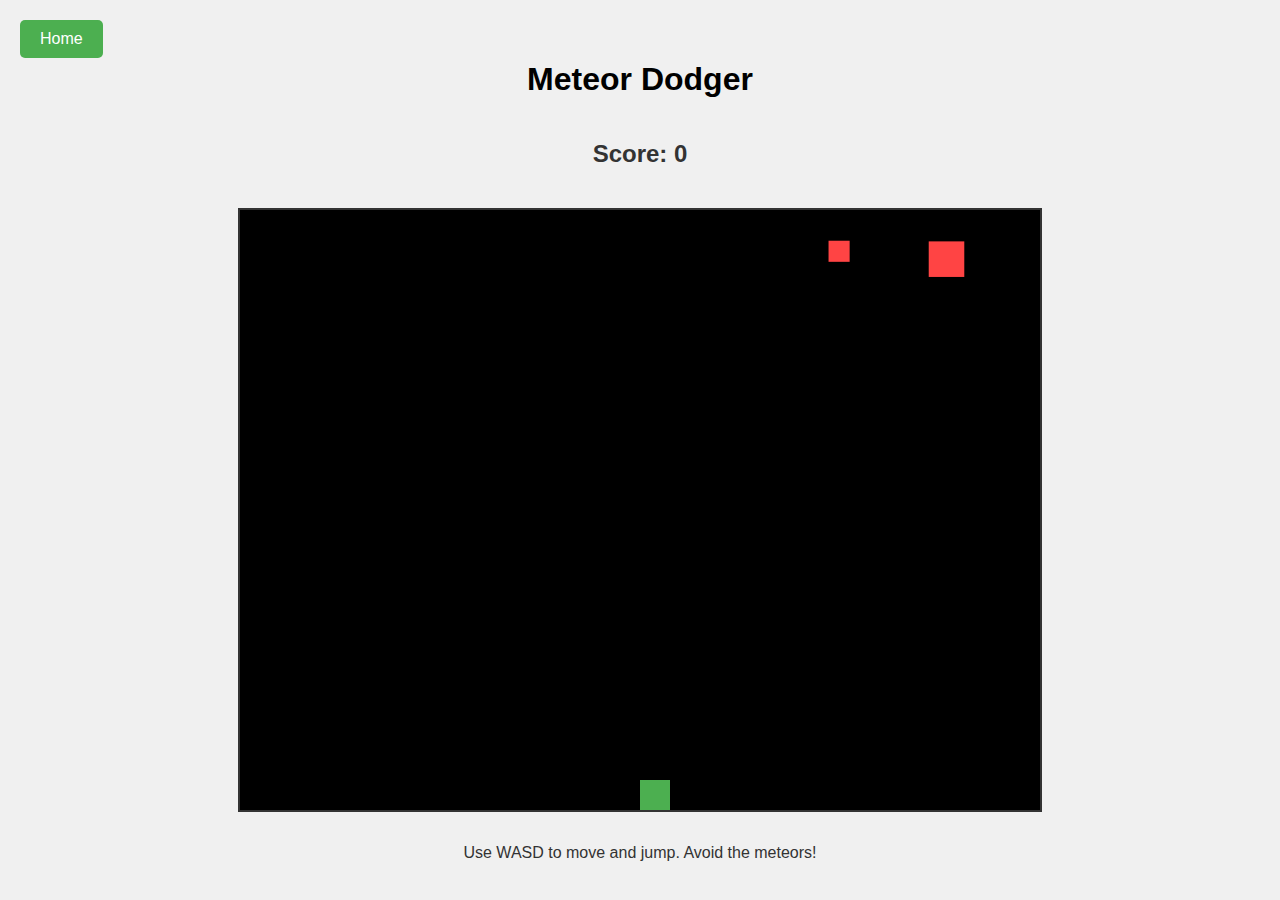
<file: games/meteorgame.html>
<!DOCTYPE html>
<html lang="en">
<head>
    <meta charset="UTF-8">
    <meta name="viewport" content="width=device-width, initial-scale=1.0">
    <title>Meteor Dodger</title>
    <style>
        .home-button {
            position: fixed;
            top: 20px;
            left: 20px;
            padding: 10px 20px;
            background-color: #4CAF50;
            color: white;
            text-decoration: none;
            border-radius: 5px;
            font-size: 16px;
            transition: background-color 0.2s;
            z-index: 1000;
        }

        .home-button:hover {
            background-color: #45a049;
        }

        body {
            margin: 0;
            display: flex;
            flex-direction: column;
            align-items: center;
            background-color: #f0f0f0;
            font-family: Arial, sans-serif;
            padding-top: 40px;
        }

        canvas {
            border: 2px solid #333;
            background-color: #000;
            margin-top: 20px;
        }

        #score {
            font-size: 24px;
            margin: 20px 0;
            font-weight: bold;
            color: #333;
        }

        .controls {
            margin-top: 1rem;
            text-align: center;
            color: #333;
        }
    </style>
</head>
<body>
    <a href="../index.html" class="home-button">Home</a>
    <h1>Meteor Dodger</h1>
    <div id="score">Score: 0</div>
    <canvas id="gameCanvas"></canvas>
    <div class="controls">
        <p>Use WASD to move and jump. Avoid the meteors!</p>
    </div>

    <script>
        const canvas = document.getElementById('gameCanvas');
        const ctx = canvas.getContext('2d');
        canvas.width = 800;
        canvas.height = 600;

        // Game objects
        const player = {
            x: canvas.width / 2,
            y: canvas.height - 30,
            width: 30,
            height: 30,
            speed: 5,
            jumpForce: -15,
            velocityY: 0,
            color: '#4CAF50'
        };

        const meteors = [];
        const gravity = 0.8;
        let score = 0;
        let gameActive = true;
        const keys = {};
        let spawnRate = 500; // Initial spawn rate in milliseconds
        let meteorSpeedMultiplier = 1; // Speed multiplier that will increase with score
        let meteorSpawnInterval;

        // Handle keyboard input
        document.addEventListener('keydown', (e) => keys[e.key.toLowerCase()] = true);
        document.addEventListener('keyup', (e) => keys[e.key.toLowerCase()] = false);

        function spawnMeteor() {
            if (!gameActive) return;
            
            const size = Math.random() * 20 + 20; // Random size between 20 and 40
            const baseSpeed = Math.random() * 3 + 5; // Base speed between 5 and 8
            const meteor = {
                x: Math.random() * (canvas.width - size),
                y: -size,
                size: size,
                speed: baseSpeed * meteorSpeedMultiplier, // Apply speed multiplier
                color: '#ff4444'
            };
            meteors.push(meteor);
        }

        function updateDifficulty() {
            // Increase speed multiplier
            meteorSpeedMultiplier = 1 + (score * 0.1); // 10% faster for each point

            // Increase spawn rate (decrease spawn interval)
            const newSpawnRate = Math.max(100, 500 - (score * 20)); // Minimum 100ms interval
            if (newSpawnRate !== spawnRate) {
                spawnRate = newSpawnRate;
                clearInterval(meteorSpawnInterval);
                meteorSpawnInterval = setInterval(spawnMeteor, spawnRate);
            }
        }

        function updatePlayer() {
            // Horizontal movement
            if (keys['a'] && player.x > 0) {
                player.x -= player.speed;
            }
            if (keys['d'] && player.x < canvas.width - player.width) {
                player.x += player.speed;
            }

            // Jumping
            if (keys['w'] && player.y === canvas.height - player.height) {
                player.velocityY = player.jumpForce;
            }

            // Apply gravity
            player.velocityY += gravity;
            player.y += player.velocityY;

            // Ground collision
            if (player.y > canvas.height - player.height) {
                player.y = canvas.height - player.height;
                player.velocityY = 0;
            }
        }

        function updateMeteors() {
            for (let i = meteors.length - 1; i >= 0; i--) {
                const meteor = meteors[i];
                meteor.y += meteor.speed;

                // Check collision with player
                if (meteor.y + meteor.size > player.y &&
                    meteor.y < player.y + player.height &&
                    meteor.x + meteor.size > player.x &&
                    meteor.x < player.x + player.width) {
                    gameOver();
                }

                // Remove meteors that are off screen
                if (meteor.y > canvas.height) {
                    meteors.splice(i, 1);
                    score++;
                    document.getElementById('score').textContent = 'Score: ' + score;
                    updateDifficulty(); // Update difficulty when score increases
                }
            }
        }

        function draw() {
            // Clear canvas
            ctx.clearRect(0, 0, canvas.width, canvas.height);
            ctx.fillStyle = '#000';
            ctx.fillRect(0, 0, canvas.width, canvas.height);

            // Draw player
            ctx.fillStyle = player.color;
            ctx.fillRect(player.x, player.y, player.width, player.height);

            // Draw meteors with simpler shapes
            meteors.forEach(meteor => {
                ctx.fillStyle = meteor.color;
                ctx.fillRect(meteor.x, meteor.y, meteor.size, meteor.size);
            });
        }

        // Spawn meteors at regular intervals
        setInterval(spawnMeteor, 500);

        // Handle restart
        document.addEventListener('keydown', (e) => {
            if (e.key.toLowerCase() === 'r' && !gameActive) {
                resetGame();
            }
        });

        // Replace requestAnimationFrame with setInterval
        const gameInterval = setInterval(() => {
            if (gameActive) {
                updatePlayer();
                updateMeteors();
                draw();
            }
        }, 16); // approximately 60 FPS

        // Clean up interval on game over
        function gameOver() {
            gameActive = false;
            ctx.fillStyle = 'rgba(0, 0, 0, 0.7)';
            ctx.fillRect(0, 0, canvas.width, canvas.height);
            ctx.fillStyle = 'white';
            ctx.font = '48px Arial';
            ctx.textAlign = 'center';
            ctx.fillText('Game Over!', canvas.width / 2, canvas.height / 2);
            ctx.font = '24px Arial';
            ctx.fillText('Final Score: ' + score, canvas.width / 2, canvas.height / 2 + 40);
            ctx.fillText('Press R to restart', canvas.width / 2, canvas.height / 2 + 80);
        }

        function resetGame() {
            player.x = canvas.width / 2;
            player.y = canvas.height - player.height;
            player.velocityY = 0;
            meteors.length = 0;
            score = 0;
            meteorSpeedMultiplier = 1;
            spawnRate = 500;
            document.getElementById('score').textContent = 'Score: 0';
            gameActive = true;
            
            // Reset spawn interval
            clearInterval(meteorSpawnInterval);
            meteorSpawnInterval = setInterval(spawnMeteor, spawnRate);
        }

        // Initialize meteor spawn interval
        meteorSpawnInterval = setInterval(spawnMeteor, spawnRate);
    </script>
</body>
</html>
</file>
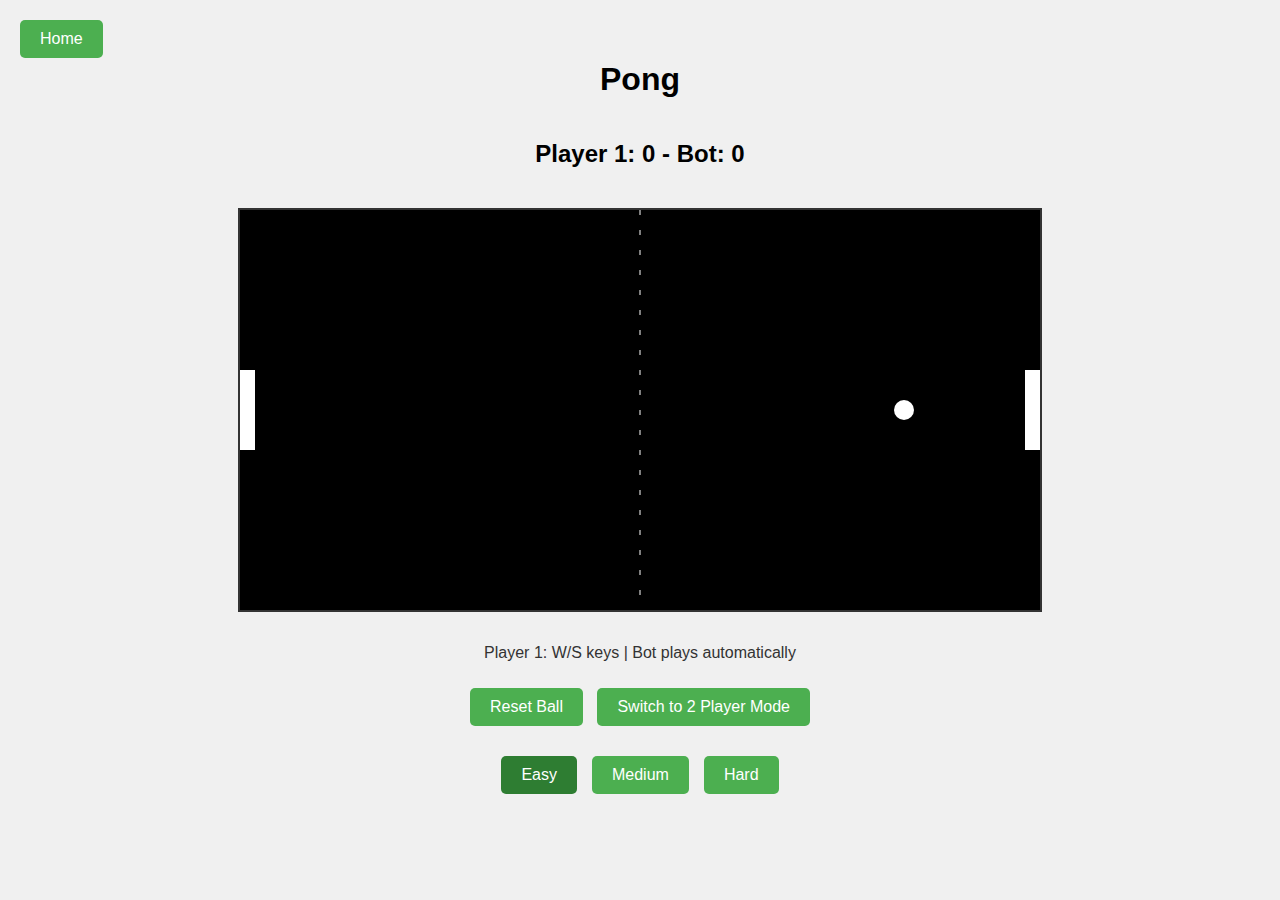
<file: games/pong.html>
<!DOCTYPE html>
<html lang="en">
<head>
    <meta charset="UTF-8">
    <meta name="viewport" content="width=device-width, initial-scale=1.0">
    <title>Pong</title>
    <style>
        .home-button {
            position: fixed;
            top: 20px;
            left: 20px;
            padding: 10px 20px;
            background-color: #4CAF50;
            color: white;
            text-decoration: none;
            border-radius: 5px;
            font-size: 16px;
            transition: background-color 0.2s;
            z-index: 1000;
        }

        .home-button:hover {
            background-color: #45a049;
        }

        body {
            margin: 0;
            display: flex;
            flex-direction: column;
            align-items: center;
            background-color: #f0f0f0;
            font-family: Arial, sans-serif;
            padding-top: 40px;
        }

        canvas {
            border: 2px solid #333;
            background-color: #000;
            margin-top: 20px;
        }

        #score {
            font-size: 24px;
            margin: 20px 0;
            font-weight: bold;
        }

        .controls {
            margin-top: 1rem;
            text-align: center;
            color: #333;
        }

        .reset-button, .mode-button, .difficulty-button {
            padding: 10px 20px;
            background-color: #4CAF50;
            color: white;
            border: none;
            border-radius: 5px;
            cursor: pointer;
            font-size: 16px;
            margin: 10px 5px;
            transition: background-color 0.2s;
        }

        .reset-button:hover, .mode-button:hover, .difficulty-button:hover {
            background-color: #45a049;
        }

        .difficulty-section {
            margin-top: 10px;
            display: flex;
            gap: 5px;
            justify-content: center;
        }

        .difficulty-button.active {
            background-color: #2E7D32;
        }
    </style>
</head>
<body>
    <a href="../index.html" class="home-button">Home</a>
    <h1>Pong</h1>
    <div id="score">Player 1: <span id="playerScore">0</span> - <span id="rightPlayerLabel">Bot</span>: <span id="botScore">0</span></div>
    <canvas id="gameCanvas"></canvas>
    <div class="controls">
        <p id="controls-text">Player 1: W/S keys | Bot plays automatically</p>
        <div>
            <button class="reset-button" onclick="resetBall()">Reset Ball</button>
            <button class="mode-button" onclick="toggleMode()">Switch to 2 Player Mode</button>
        </div>
        <div id="difficulty-section" class="difficulty-section">
            <button class="difficulty-button active" onclick="setBotDifficulty('easy')">Easy</button>
            <button class="difficulty-button" onclick="setBotDifficulty('medium')">Medium</button>
            <button class="difficulty-button" onclick="setBotDifficulty('hard')">Hard</button>
        </div>
    </div>

    <script>
        const canvas = document.getElementById('gameCanvas');
        const ctx = canvas.getContext('2d');
        canvas.width = 800;
        canvas.height = 400;

        let isTwoPlayerMode = false;

        const BOT_SPEEDS = {
            easy: 3,
            medium: 5,
            hard: 7
        };

        // Game objects
        const paddleWidth = 15;
        const paddleHeight = 80;
        const player = {
            y: canvas.height / 2 - paddleHeight / 2,
            speed: 10,
            score: 0
        };

        const rightPlayer = {
            y: canvas.height / 2 - paddleHeight / 2,
            speed: BOT_SPEEDS.easy, // Start with easy mode
            score: 0,
            isBot: true
        };

        const ball = {
            x: canvas.width / 2,
            y: canvas.height / 2,
            size: 10,
            speedX: 12,
            speedY: 0,
            maxSpeed: 15,
            minSpeed: 12,
            friction: 0.995
        };

        let gameActive = true;
        const keys = {};

        // Event listeners
        document.addEventListener('keydown', e => keys[e.key.toLowerCase()] = true);
        document.addEventListener('keyup', e => keys[e.key.toLowerCase()] = false);

        function setBotDifficulty(difficulty) {
            if (rightPlayer.isBot) {
                rightPlayer.speed = BOT_SPEEDS[difficulty];
                
                // Update button styles
                const buttons = document.querySelectorAll('.difficulty-button');
                buttons.forEach(button => {
                    button.classList.remove('active');
                    if (button.textContent.toLowerCase() === difficulty) {
                        button.classList.add('active');
                    }
                });

                // Reset scores when changing difficulty
                player.score = 0;
                rightPlayer.score = 0;
                document.getElementById('playerScore').textContent = '0';
                document.getElementById('botScore').textContent = '0';
                resetBall();
            }
        }

        function toggleMode() {
            isTwoPlayerMode = !isTwoPlayerMode;
            rightPlayer.isBot = !isTwoPlayerMode;
            const modeButton = document.querySelector('.mode-button');
            const controlsText = document.getElementById('controls-text');
            const rightPlayerLabel = document.getElementById('rightPlayerLabel');
            const difficultySection = document.getElementById('difficulty-section');
            
            if (isTwoPlayerMode) {
                modeButton.textContent = 'Switch to 1 Player Mode';
                controlsText.textContent = 'Player 1: W/S keys | Player 2: Arrow Up/Down keys';
                rightPlayerLabel.textContent = 'Player 2';
                difficultySection.style.display = 'none';
                rightPlayer.speed = 10; // Reset to player speed in 2 player mode
            } else {
                modeButton.textContent = 'Switch to 2 Player Mode';
                controlsText.textContent = 'Player 1: W/S keys | Bot plays automatically';
                rightPlayerLabel.textContent = 'Bot';
                difficultySection.style.display = 'flex';
                rightPlayer.speed = BOT_SPEEDS.easy; // Reset to easy mode when switching back to bot
                setBotDifficulty('easy'); // Reset difficulty button states
            }
            
            // Reset scores when switching modes
            player.score = 0;
            rightPlayer.score = 0;
            document.getElementById('playerScore').textContent = '0';
            document.getElementById('botScore').textContent = '0';
            resetBall();
        }

        function movePlayer() {
            if (keys['w'] && player.y > 0) {
                player.y -= player.speed;
            }
            if (keys['s'] && player.y < canvas.height - paddleHeight) {
                player.y += player.speed;
            }

            // Move right player if in two-player mode
            if (!rightPlayer.isBot) {
                if (keys['arrowup'] && rightPlayer.y > 0) {
                    rightPlayer.y -= rightPlayer.speed;
                }
                if (keys['arrowdown'] && rightPlayer.y < canvas.height - paddleHeight) {
                    rightPlayer.y += rightPlayer.speed;
                }
            }
        }

        function moveBot() {
            if (rightPlayer.isBot) {
                const botCenter = rightPlayer.y + paddleHeight / 2;
                const ballCenter = ball.y;
                
                if (Math.abs(botCenter - ballCenter) > 10) {
                    if (botCenter < ballCenter && rightPlayer.y < canvas.height - paddleHeight) {
                        rightPlayer.y += rightPlayer.speed;
                    } else if (botCenter > ballCenter && rightPlayer.y > 0) {
                        rightPlayer.y -= rightPlayer.speed;
                    }
                }
            }
        }

        function updateBall() {
            // Apply friction
            ball.speedX *= ball.friction;
            ball.speedY *= ball.friction;

            // Enforce maximum and minimum speed
            const currentSpeed = Math.sqrt(ball.speedX * ball.speedX + ball.speedY * ball.speedY);
            if (currentSpeed > ball.maxSpeed) {
                const scale = ball.maxSpeed / currentSpeed;
                ball.speedX *= scale;
                ball.speedY *= scale;
            } else if (currentSpeed < ball.minSpeed) {
                const scale = ball.minSpeed / currentSpeed;
                ball.speedX *= scale;
                ball.speedY *= scale;
            }

            // Update position
            ball.x += ball.speedX;
            ball.y += ball.speedY;

            // Wall collisions (top and bottom)
            if (ball.y < ball.size || ball.y > canvas.height - ball.size) {
                ball.speedY = -ball.speedY * 0.8;
                ball.y = ball.y < ball.size ? ball.size : canvas.height - ball.size;
            }

            // Paddle collisions
            // Player paddle
            if (ball.x - ball.size < paddleWidth && 
                ball.y > player.y && 
                ball.y < player.y + paddleHeight) {
                ball.speedX = Math.abs(ball.speedX);
                const hitPoint = (ball.y - (player.y + paddleHeight/2)) / (paddleHeight/2);
                ball.speedY = hitPoint * ball.maxSpeed;
            }

            // Right player/bot paddle
            if (ball.x + ball.size > canvas.width - paddleWidth && 
                ball.y > rightPlayer.y && 
                ball.y < rightPlayer.y + paddleHeight) {
                ball.speedX = -Math.abs(ball.speedX);
                const hitPoint = (ball.y - (rightPlayer.y + paddleHeight/2)) / (paddleHeight/2);
                ball.speedY = hitPoint * ball.maxSpeed;
            }

            // Scoring
            if (ball.x < 0) {
                rightPlayer.score++;
                document.getElementById('botScore').textContent = rightPlayer.score;
                resetBall();
            } else if (ball.x > canvas.width) {
                player.score++;
                document.getElementById('playerScore').textContent = player.score;
                resetBall();
            }
        }

        function resetBall() {
            ball.x = canvas.width / 2;
            ball.y = canvas.height / 2;
            ball.speedX = Math.random() < 0.5 ? -12 : 12;
            ball.speedY = (Math.random() - 0.5) * 8; // Add some initial vertical movement
        }

        function draw() {
            // Clear canvas
            ctx.clearRect(0, 0, canvas.width, canvas.height);
            ctx.fillStyle = '#000';
            ctx.fillRect(0, 0, canvas.width, canvas.height);

            // Draw center line
            ctx.strokeStyle = '#fff';
            ctx.setLineDash([5, 15]);
            ctx.beginPath();
            ctx.moveTo(canvas.width / 2, 0);
            ctx.lineTo(canvas.width / 2, canvas.height);
            ctx.stroke();
            ctx.setLineDash([]);

            // Draw paddles
            ctx.fillStyle = '#fff';
            // Player paddle
            ctx.fillRect(0, player.y, paddleWidth, paddleHeight);
            // Right player/bot paddle
            ctx.fillRect(canvas.width - paddleWidth, rightPlayer.y, paddleWidth, paddleHeight);

            // Draw ball
            ctx.beginPath();
            ctx.arc(ball.x, ball.y, ball.size, 0, Math.PI * 2);
            ctx.fill();
        }

        // Game loop
        const gameInterval = setInterval(() => {
            if (gameActive) {
                movePlayer();
                moveBot();
                updateBall();
                draw();
            }
        }, 16); // 60 FPS

        // Clean up
        window.addEventListener('beforeunload', () => {
            clearInterval(gameInterval);
        });
    </script>
</body>
</html>
</file>
<file: styles.css>
* {
    margin: 0;
    padding: 0;
    box-sizing: border-box;
}

body {
    font-family: Arial, sans-serif;
    line-height: 1.6;
    background-color: #f4f4f4;
}

.navbar {
    background-color: #333;
    color: white;
    padding: 1rem;
    display: flex;
    justify-content: space-between;
    align-items: center;
}

.nav-brand {
    font-size: 1.5rem;
    font-weight: bold;
}

.nav-links {
    display: flex;
    list-style: none;
}

.nav-links li {
    margin-left: 2rem;
}

.nav-links a {
    color: white;
    text-decoration: none;
    padding: 0.5rem;
    transition: color 0.3s ease;
}

.nav-links a:hover {
    color: #ffd700;
}

.nav-links a.active {
    color: #ffd700;
}

.container {
    max-width: 1200px;
    margin: 2rem auto;
    padding: 0 1rem;
}

h1 {
    text-align: center;
    margin-bottom: 2rem;
    color: #333;
}

.games-grid {
    display: grid;
    grid-template-columns: repeat(auto-fit, minmax(300px, 1fr));
    gap: 2rem;
    margin-top: 2rem;
}

.game-card {
    background-color: white;
    padding: 1.5rem;
    border-radius: 8px;
    box-shadow: 0 2px 5px rgba(0, 0, 0, 0.1);
    text-align: center;
}

.game-card h2 {
    color: #333;
    margin-bottom: 1rem;
}

.game-card p {
    margin-bottom: 1.5rem;
    color: #666;
}

.play-button {
    display: inline-block;
    background-color: #ffd700;
    color: #333;
    padding: 0.5rem 1.5rem;
    text-decoration: none;
    border-radius: 4px;
    transition: background-color 0.3s ease;
}

.play-button:hover {
    background-color: #ffed4a;
}

@media (max-width: 768px) {
    .navbar {
        flex-direction: column;
        text-align: center;
    }

    .nav-links {
        margin-top: 1rem;
        flex-direction: column;
    }

    .nav-links li {
        margin: 0.5rem 0;
    }
}
</file>
